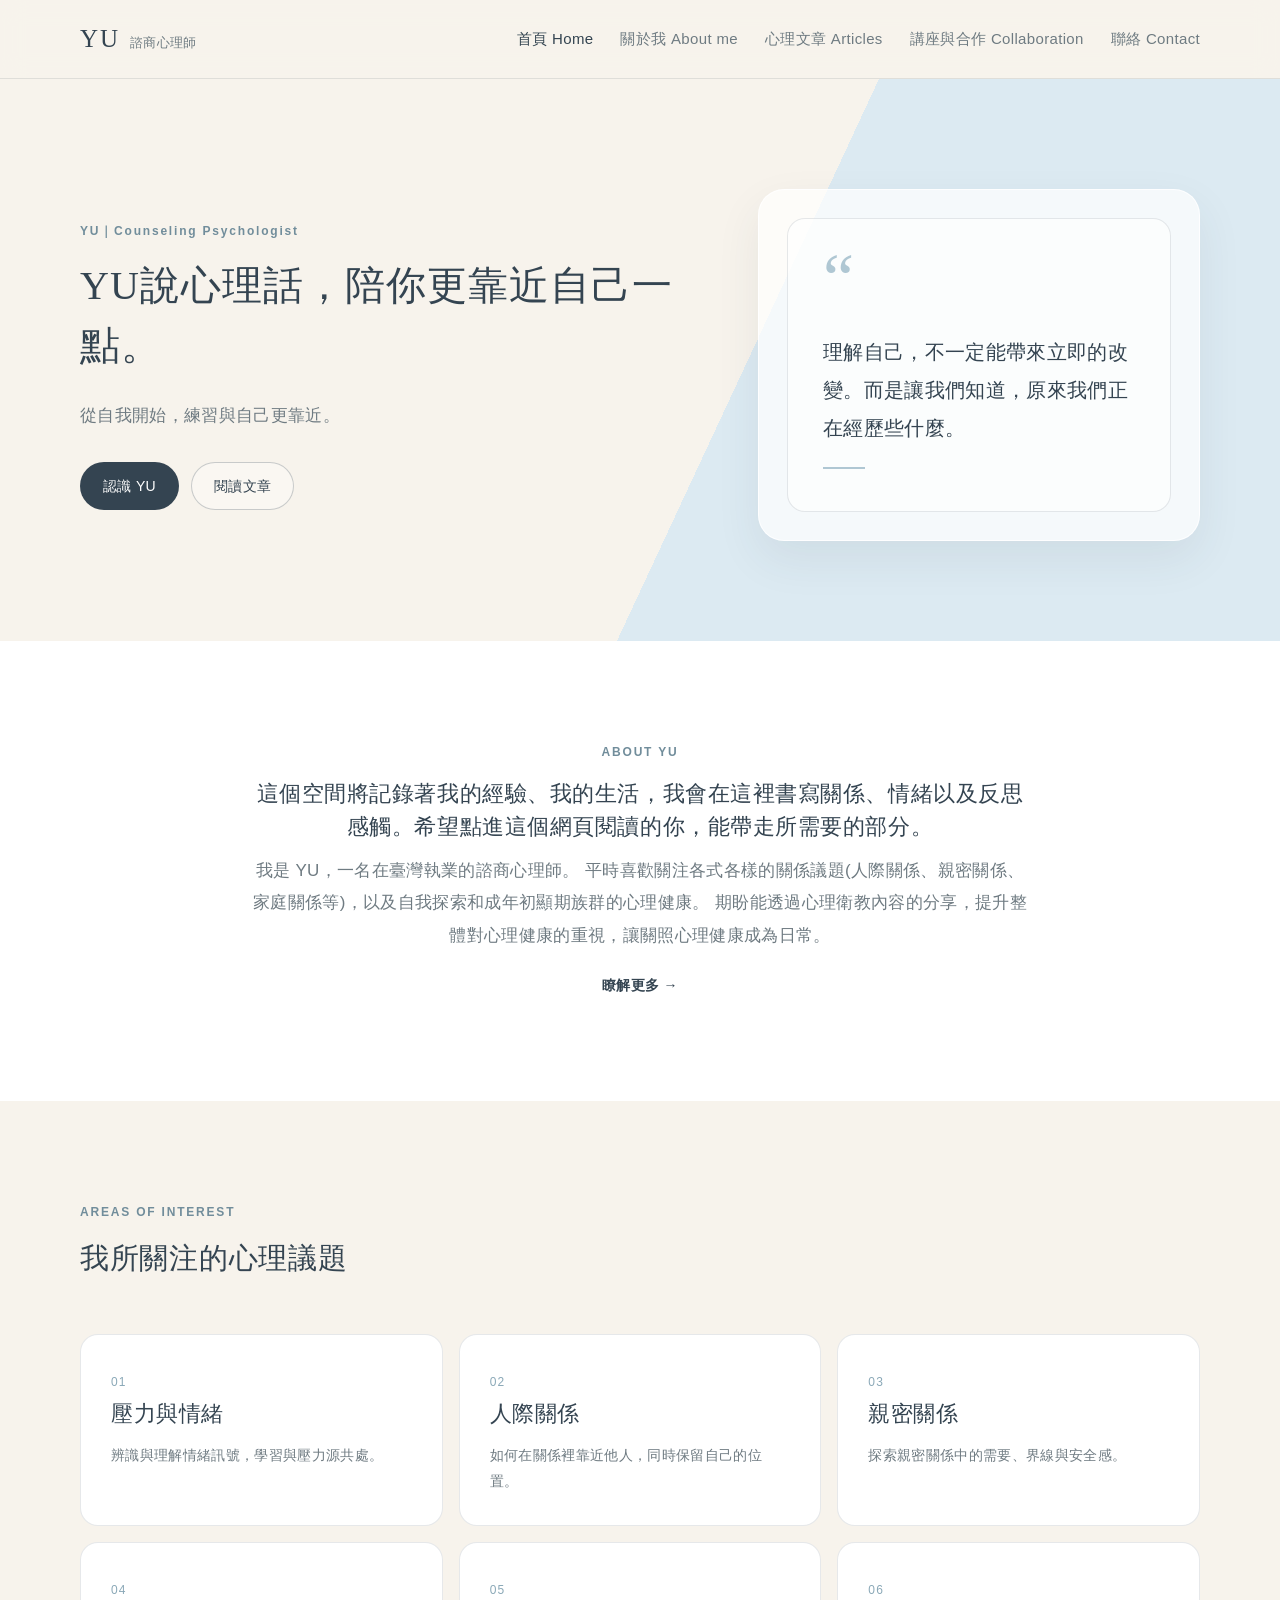
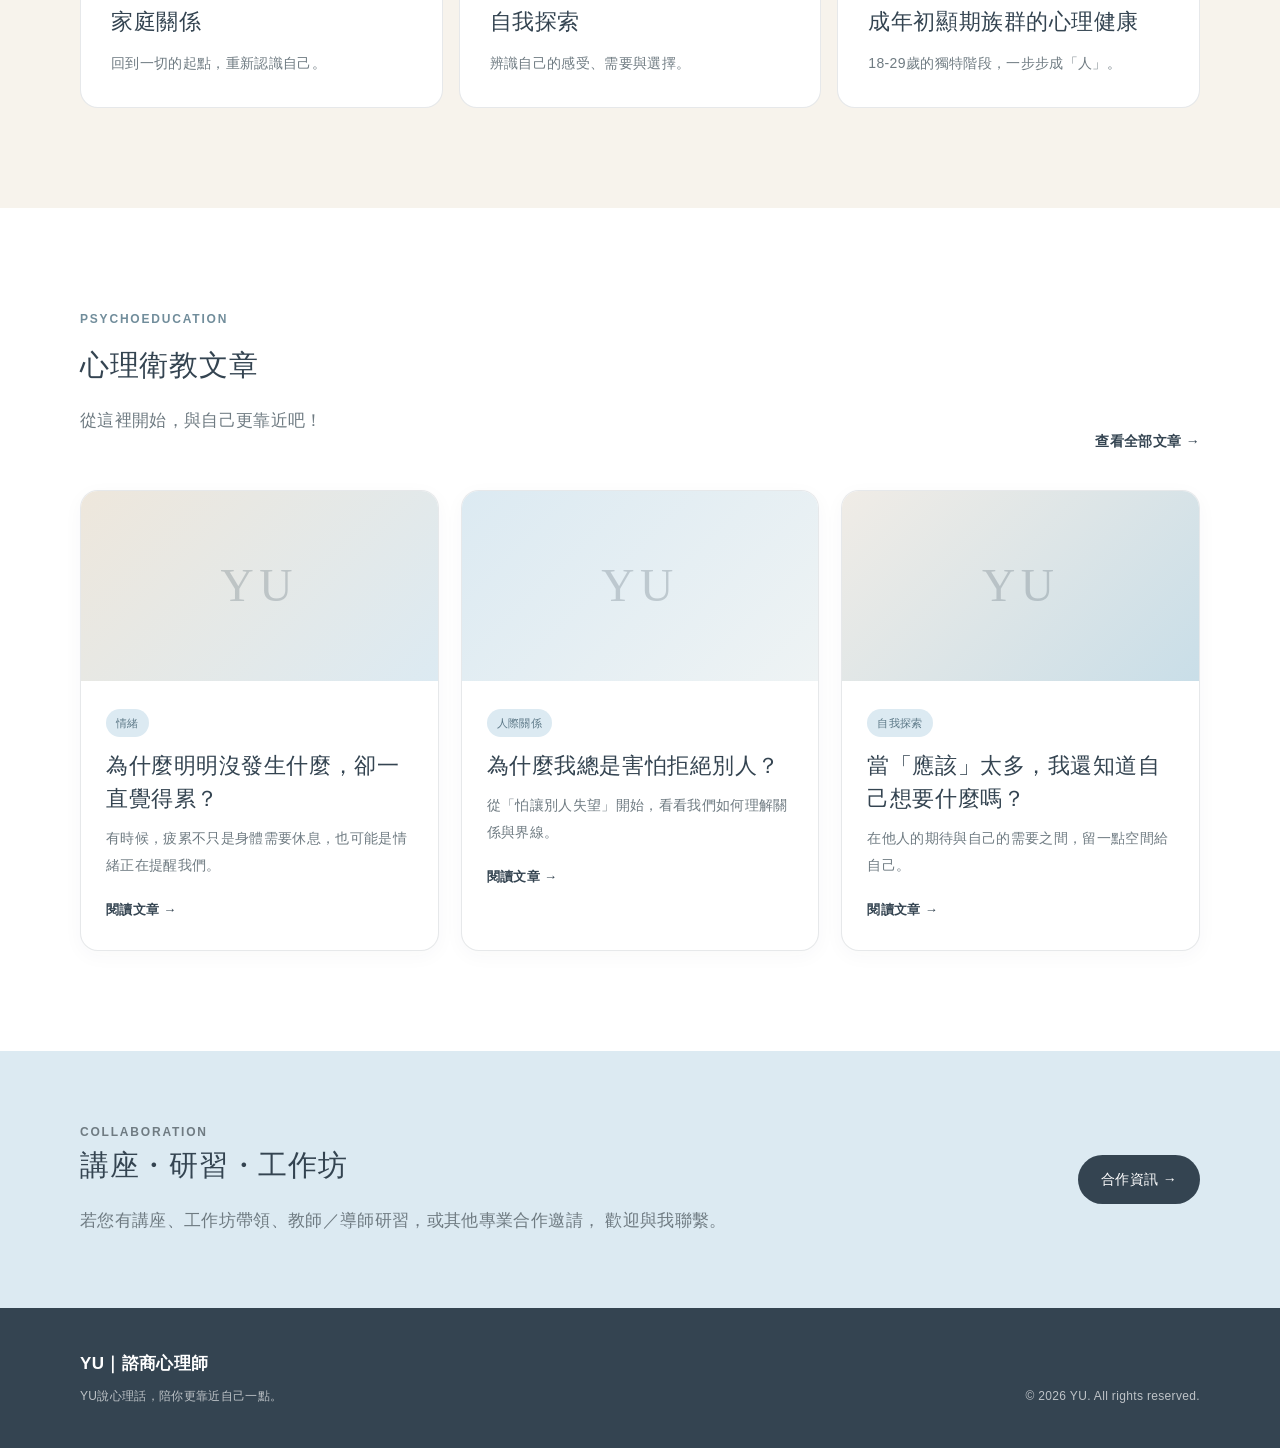
<file: index.html>
<!DOCTYPE html>
<html lang="zh-Hant">
<head>
  <meta charset="UTF-8">
  <meta name="viewport" content="width=device-width, initial-scale=1.0">
  <meta name="description" content="YU｜諮商心理師。心理衛教、情緒、人際關係、自我探索與講座合作資訊。">
  <title>YU｜諮商心理師</title>
  <link rel="stylesheet" href="style.css">
<body>
  <header class="site-header">
    <div class="container nav-wrap">
      <a class="brand" href="index.html">
        <span class="brand-main">YU</span>
        <span class="brand-sub">諮商心理師</span>
      </a>
      <button class="menu-toggle" aria-label="開啟選單" aria-expanded="false">☰</button>
      <nav class="site-nav">
        <a class="active" href="index.html">首頁 Home</a>
        <a href="about.html">關於我 About me</a>
        <a href="articles.html">心理文章 Articles</a>
        <a href="speaking.html">講座與合作 Collaboration </a>
        <a href="contact.html">聯絡 Contact</a>
      </nav>
    </div>
  </header>

  <main>
    <section class="hero">
      <div class="container hero-grid">
        <div class="hero-copy">
          <p class="eyebrow">YU｜Counseling Psychologist</p>
          <h2>YU說心理話，陪你更靠近自己一點。</h2>
          <p class="hero-text">
            從自我開始，練習與自己更靠近。
          </p>
          <div class="button-row">
            <a class="button button-primary" href="about.html">認識 YU</a>
            <a class="button button-secondary" href="articles.html">閱讀文章</a>
          </div>
        </div>
        <div class="hero-card">
          <div class="hero-card-inner">
            <span class="quote-mark">“</span>
            <p>理解自己，不一定能帶來立即的改變。而是讓我們知道，原來我們正在經歷些什麼。</p>
            <span class="quote-line"></span>
          </div>
        </div>
      </div>
    </section>

    <section class="intro-section">
      <div class="container narrow">
        <p class="section-label">ABOUT YU</p>
        <h3>這個空間將記錄著我的經驗、我的生活，我會在這裡書寫關係、情緒以及反思感觸。希望點進這個網頁閱讀的你，能帶走所需要的部分。</h3>
        <p>
          我是 YU，一名在臺灣執業的諮商心理師。
          平時喜歡關注各式各樣的關係議題(人際關係、親密關係、家庭關係等)，以及自我探索和成年初顯期族群的心理健康。
          期盼能透過心理衛教內容的分享，提升整體對心理健康的重視，讓關照心理健康成為日常。
        </p>
        <a class="text-link" href="about.html">瞭解更多 →</a>
      </div>
    </section>

    <section class="topics-section">
      <div class="container">
        <div class="section-heading">
          <div>
            <p class="section-label">AREAS OF INTEREST</p>
            <h2>我所關注的心理議題</h2>
          </div>
        </div>
        <div class="topic-grid">
          <article class="topic-card">
            <span class="topic-number">01</span>
            <h3>壓力與情緒</h3>
            <p>辨識與理解情緒訊號，學習與壓力源共處。</p>
          </article>
          <article class="topic-card">
            <span class="topic-number">02</span>
            <h3>人際關係</h3>
            <p>如何在關係裡靠近他人，同時保留自己的位置。</p>
          </article>
          <article class="topic-card">
            <span class="topic-number">03</span>
            <h3>親密關係</h3>
            <p>探索親密關係中的需要、界線與安全感。</p>
          </article>
          <article class="topic-card">
            <span class="topic-number">04</span>
            <h3>家庭關係</h3>
            <p>回到一切的起點，重新認識自己。</p>
          </article>
          <article class="topic-card">
            <span class="topic-number">05</span>
            <h3>自我探索</h3>
            <p>辨識自己的感受、需要與選擇。</p>
          </article>
          <article class="topic-card">
            <span class="topic-number">06</span>
            <h3>成年初顯期族群的心理健康</h3>
            <p>18-29歲的獨特階段，一步步成「人」。</p>
          </article>
        </div>
      </div>
    </section>

    <section class="articles-preview">
      <div class="container">
        <div class="section-heading">
          <div>
            <p class="section-label">PSYCHOEDUCATION</p>
            <h2>心理衛教文章</h2>
            <p>從這裡開始，與自己更靠近吧！</p>
          </div>
          <a class="text-link desktop-link" href="articles.html">查看全部文章 →</a>
        </div>
        <div class="article-grid">
          <article class="article-card">
            <div class="article-image image-01"></div>
            <div class="article-content">
              <span class="tag">情緒</span>
              <h3>為什麼明明沒發生什麼，卻一直覺得累？</h3>
              <p>有時候，疲累不只是身體需要休息，也可能是情緒正在提醒我們。</p>
              <a href="articles.html#article-1">閱讀文章 →</a>
            </div>
          </article>
          <article class="article-card">
            <div class="article-image image-02"></div>
            <div class="article-content">
              <span class="tag">人際關係</span>
              <h3>為什麼我總是害怕拒絕別人？</h3>
              <p>從「怕讓別人失望」開始，看看我們如何理解關係與界線。</p>
              <a href="articles.html#article-2">閱讀文章 →</a>
            </div>
          </article>
          <article class="article-card">
            <div class="article-image image-03"></div>
            <div class="article-content">
              <span class="tag">自我探索</span>
              <h3>當「應該」太多，我還知道自己想要什麼嗎？</h3>
              <p>在他人的期待與自己的需要之間，留一點空間給自己。</p>
              <a href="articles.html#article-3">閱讀文章 →</a>
            </div>
          </article>
        </div>
        <a class="text-link mobile-link" href="articles.html">查看全部文章 →</a>
      </div>
    </section>

    <section class="collab-section">
      <div class="container collab-box">
        <div>
          <p class="section-label">COLLABORATION</p>
          <h2>講座・研習・工作坊</h2>
          <p>
            若您有講座、工作坊帶領、教師／導師研習，或其他專業合作邀請，
            歡迎與我聯繫。
          </p>
        </div>
        <a class="button button-primary" href="speaking.html">合作資訊 →</a>
      </div>
    </section>
  </main>

  <footer class="site-footer">
    <div class="container footer-wrap">
      <div>
        <strong>YU｜諮商心理師</strong>
        <p>YU說心理話，陪你更靠近自己一點。</p>
      </div>
      <p>© 2026 YU. All rights reserved.</p>
    </div>
  </footer>

  <script src="script.js"></script>
</body>
</html>
</file>
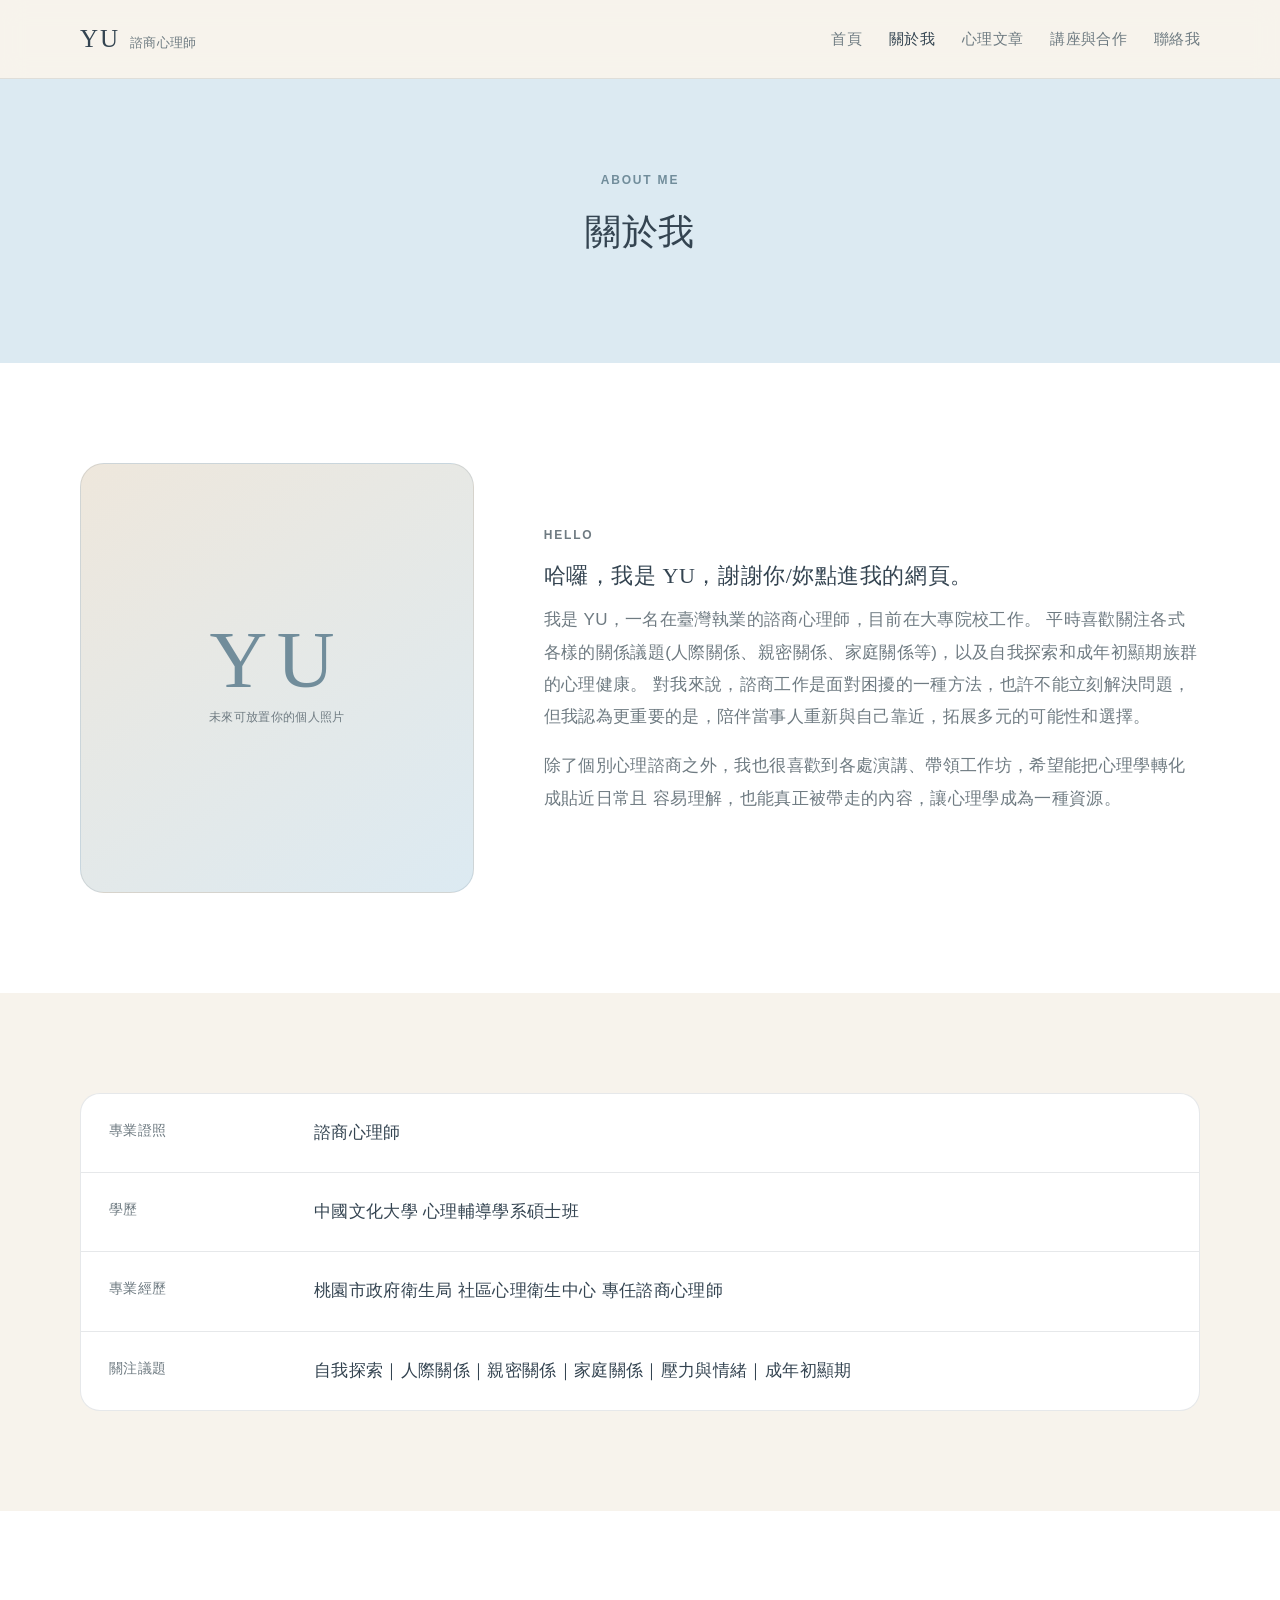
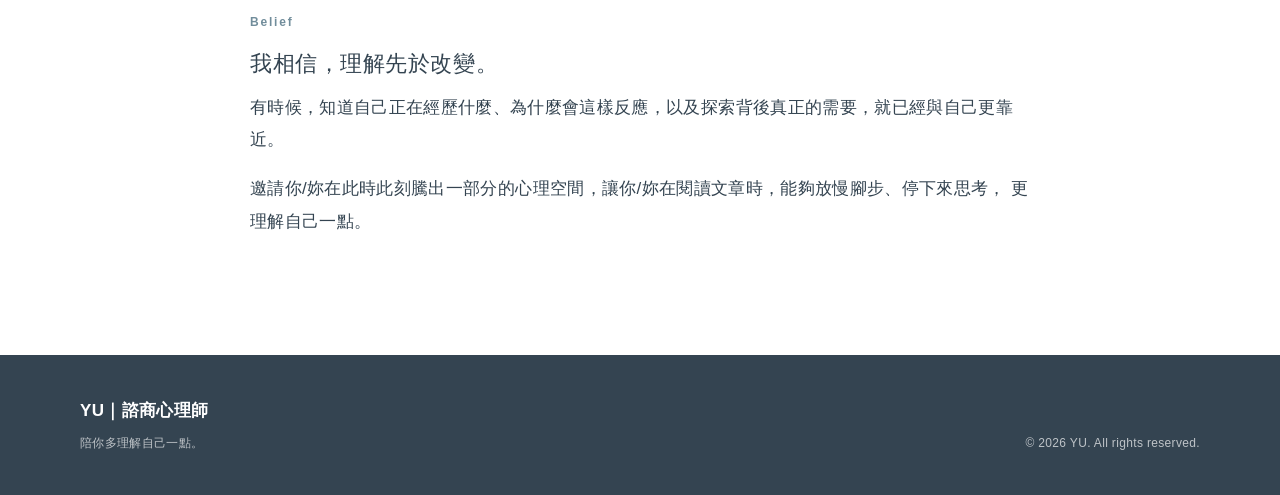
<file: about.html>
<!DOCTYPE html>
<html lang="zh-Hant">
<head>
  <meta charset="UTF-8">
  <meta name="viewport" content="width=device-width, initial-scale=1.0">
  <meta name="description" content="YU｜諮商心理師｜關於我、專業資格、學歷與關注議題。">
  <title>關於我｜YU｜諮商心理師</title>
  <link rel="stylesheet" href="style.css">
</head>
<body>
<header class="site-header">
  <div class="container nav-wrap">
    <a class="brand" href="index.html"><span class="brand-main">YU</span><span class="brand-sub">諮商心理師</span></a>
    <button class="menu-toggle" aria-label="開啟選單" aria-expanded="false">☰</button>
    <nav class="site-nav">
      <a href="index.html">首頁</a><a class="active" href="about.html">關於我</a>
      <a href="articles.html">心理文章</a><a href="speaking.html">講座與合作</a><a href="contact.html">聯絡我</a>
    </nav>
  </div>
</header>

<main>
  <section class="page-hero">
    <div class="container narrow">
      <p class="section-label">ABOUT ME</p>
      <h1>關於我</h1>
    </div>
  </section>

  <section class="about-section">
    <div class="container about-grid">
      <div class="profile-placeholder">
        <div class="profile-initial">YU</div>
        <p>未來可放置你的個人照片</p>
      </div>
      <div>
        <p class="section-label">HELLO</p>
        <h3>哈囉，我是 YU，謝謝你/妳點進我的網頁。</h3>
        <p>
          我是 YU，一名在臺灣執業的諮商心理師，目前在大專院校工作。 
          平時喜歡關注各式各樣的關係議題(人際關係、親密關係、家庭關係等)，以及自我探索和成年初顯期族群的心理健康。
          對我來說，諮商工作是面對困擾的一種方法，也許不能立刻解決問題，但我認為更重要的是，陪伴當事人重新與自己靠近，拓展多元的可能性和選擇。
        </p>
        <p>
          除了個別心理諮商之外，我也很喜歡到各處演講、帶領工作坊，希望能把心理學轉化成貼近日常且
          容易理解，也能真正被帶走的內容，讓心理學成為一種資源。
        </p>
      </div>
    </div>
  </section>

  <section class="info-section">
    <div class="container">
      <div class="info-list">
        <div class="info-row"><span>專業證照</span><strong>諮商心理師</strong></div>
        <div class="info-row"><span>學歷</span><strong>中國文化大學 心理輔導學系碩士班</strong></div>
        <div class="info-row"><span>專業經歷</span><strong>桃園市政府衛生局 社區心理衛生中心 專任諮商心理師</strong></div>
        <div class="info-row"><span>關注議題</span><strong>自我探索｜人際關係｜親密關係｜家庭關係｜壓力與情緒｜成年初顯期</strong></div>
      </div>
    </div>
  </section>

  <section class="values-section">
    <div class="container narrow">
      <p class="section-label">Belief</p>
      <h3>我相信，理解先於改變。</h3>
      <p>
        有時候，知道自己正在經歷什麼、為什麼會這樣反應，以及探索背後真正的需要，就已經與自己更靠近。
      </p>
      <p>
        邀請你/妳在此時此刻騰出一部分的心理空間，讓你/妳在閱讀文章時，能夠放慢腳步、停下來思考，
        更理解自己一點。
      </p>
    </div>
  </section>
</main>

<footer class="site-footer">
  <div class="container footer-wrap"><div><strong>YU｜諮商心理師</strong><p>陪你多理解自己一點。</p></div><p>© 2026 YU. All rights reserved.</p></div>
</footer>
<script src="script.js"></script>
</body>
</html>
</file>
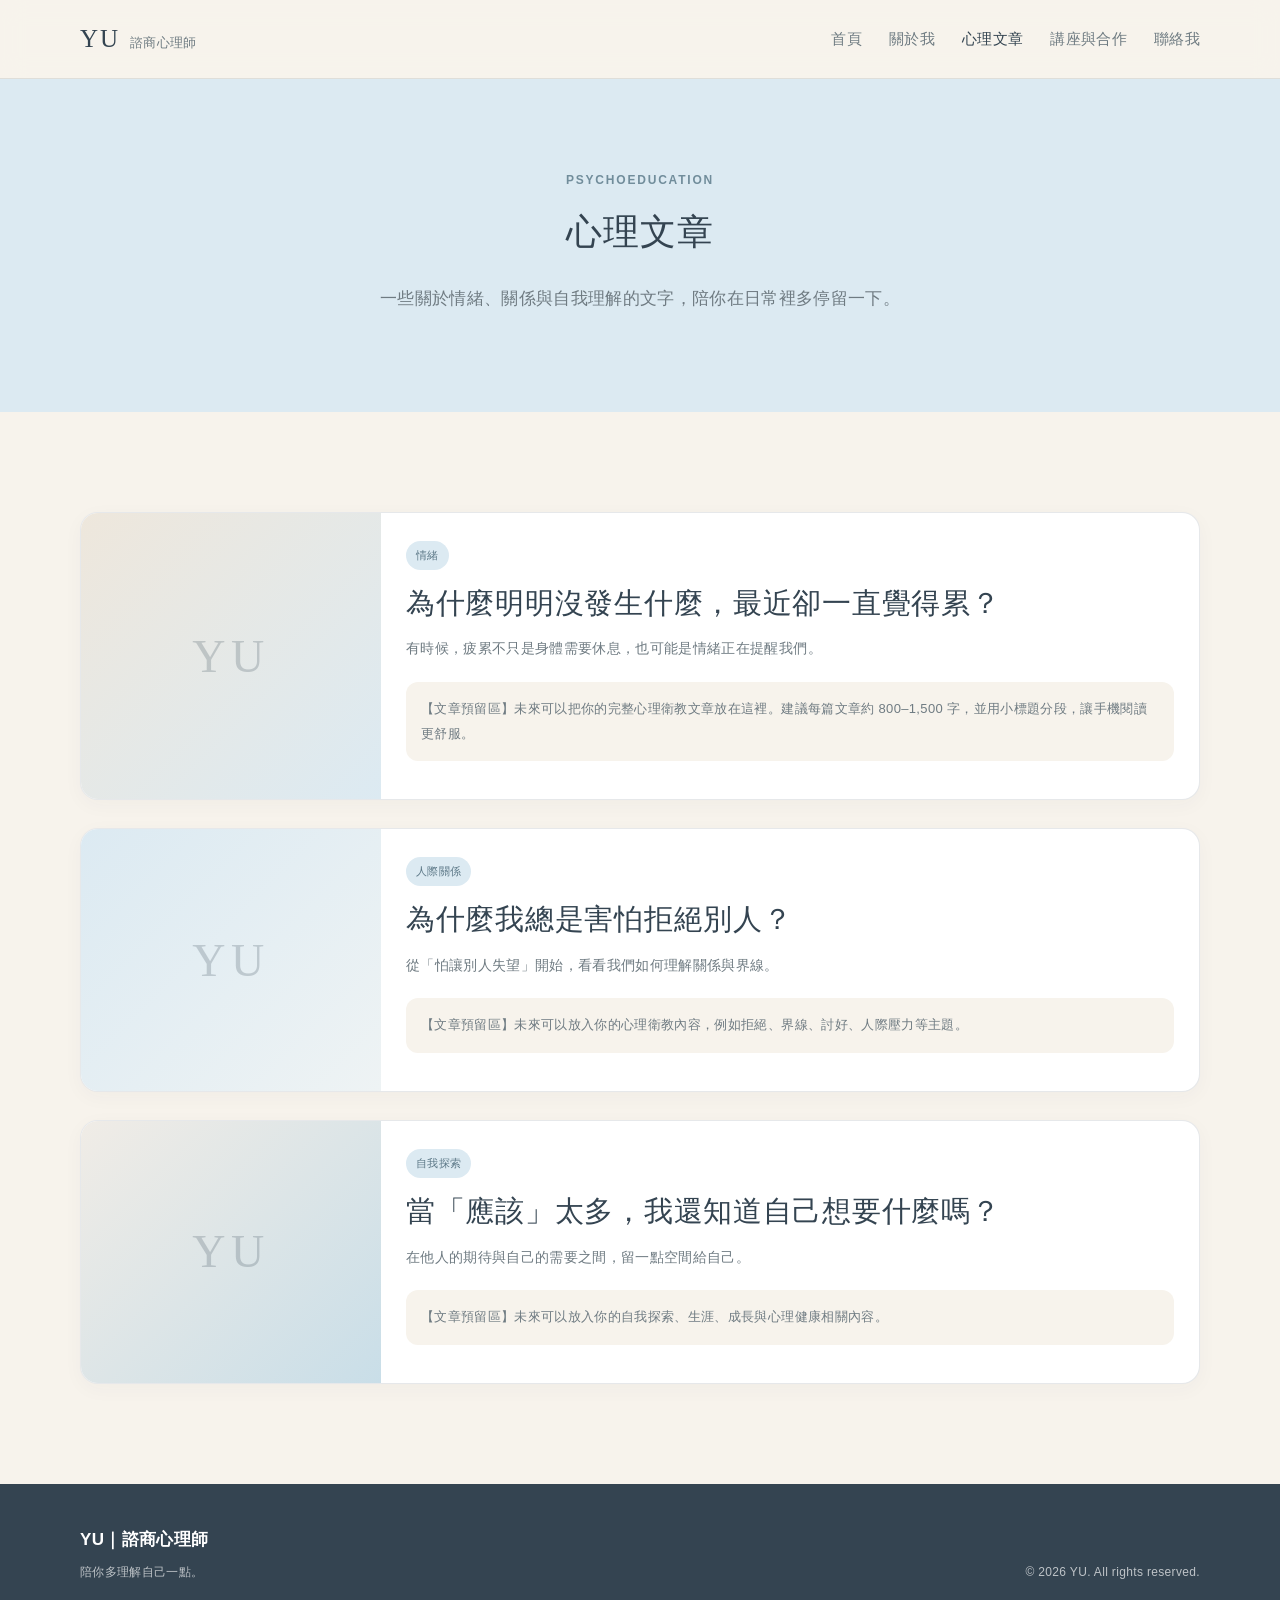
<file: articles.html>
<!DOCTYPE html>
<html lang="zh-Hant">
<head>
  <meta charset="UTF-8">
  <meta name="viewport" content="width=device-width, initial-scale=1.0">
  <meta name="description" content="YU｜諮商心理師｜心理衛教文章。">
  <title>心理文章｜YU｜諮商心理師</title>
  <link rel="stylesheet" href="style.css">
</head>
<body>
<header class="site-header">
  <div class="container nav-wrap">
    <a class="brand" href="index.html"><span class="brand-main">YU</span><span class="brand-sub">諮商心理師</span></a>
    <button class="menu-toggle" aria-label="開啟選單" aria-expanded="false">☰</button>
    <nav class="site-nav">
      <a href="index.html">首頁</a><a href="about.html">關於我</a>
      <a class="active" href="articles.html">心理文章</a><a href="speaking.html">講座與合作</a><a href="contact.html">聯絡我</a>
    </nav>
  </div>
</header>

<main>
  <section class="page-hero">
    <div class="container narrow">
      <p class="section-label">PSYCHOEDUCATION</p>
      <h1>心理文章</h1>
      <p>一些關於情緒、關係與自我理解的文字，陪你在日常裡多停留一下。</p>
    </div>
  </section>

  <section class="articles-section">
    <div class="container">
      <div class="article-grid full-grid">
        <article class="article-card" id="article-1">
          <div class="article-image image-01"></div>
          <div class="article-content">
            <span class="tag">情緒</span>
            <h2>為什麼明明沒發生什麼，最近卻一直覺得累？</h2>
            <p>有時候，疲累不只是身體需要休息，也可能是情緒正在提醒我們。</p>
            <p class="sample-copy">【文章預留區】未來可以把你的完整心理衛教文章放在這裡。建議每篇文章約 800–1,500 字，並用小標題分段，讓手機閱讀更舒服。</p>
          </div>
        </article>

        <article class="article-card" id="article-2">
          <div class="article-image image-02"></div>
          <div class="article-content">
            <span class="tag">人際關係</span>
            <h2>為什麼我總是害怕拒絕別人？</h2>
            <p>從「怕讓別人失望」開始，看看我們如何理解關係與界線。</p>
            <p class="sample-copy">【文章預留區】未來可以放入你的心理衛教內容，例如拒絕、界線、討好、人際壓力等主題。</p>
          </div>
        </article>

        <article class="article-card" id="article-3">
          <div class="article-image image-03"></div>
          <div class="article-content">
            <span class="tag">自我探索</span>
            <h2>當「應該」太多，我還知道自己想要什麼嗎？</h2>
            <p>在他人的期待與自己的需要之間，留一點空間給自己。</p>
            <p class="sample-copy">【文章預留區】未來可以放入你的自我探索、生涯、成長與心理健康相關內容。</p>
          </div>
        </article>
      </div>
    </div>
  </section>
</main>

<footer class="site-footer">
  <div class="container footer-wrap"><div><strong>YU｜諮商心理師</strong><p>陪你多理解自己一點。</p></div><p>© 2026 YU. All rights reserved.</p></div>
</footer>
<script src="script.js"></script>
</body>
</html>
</file>
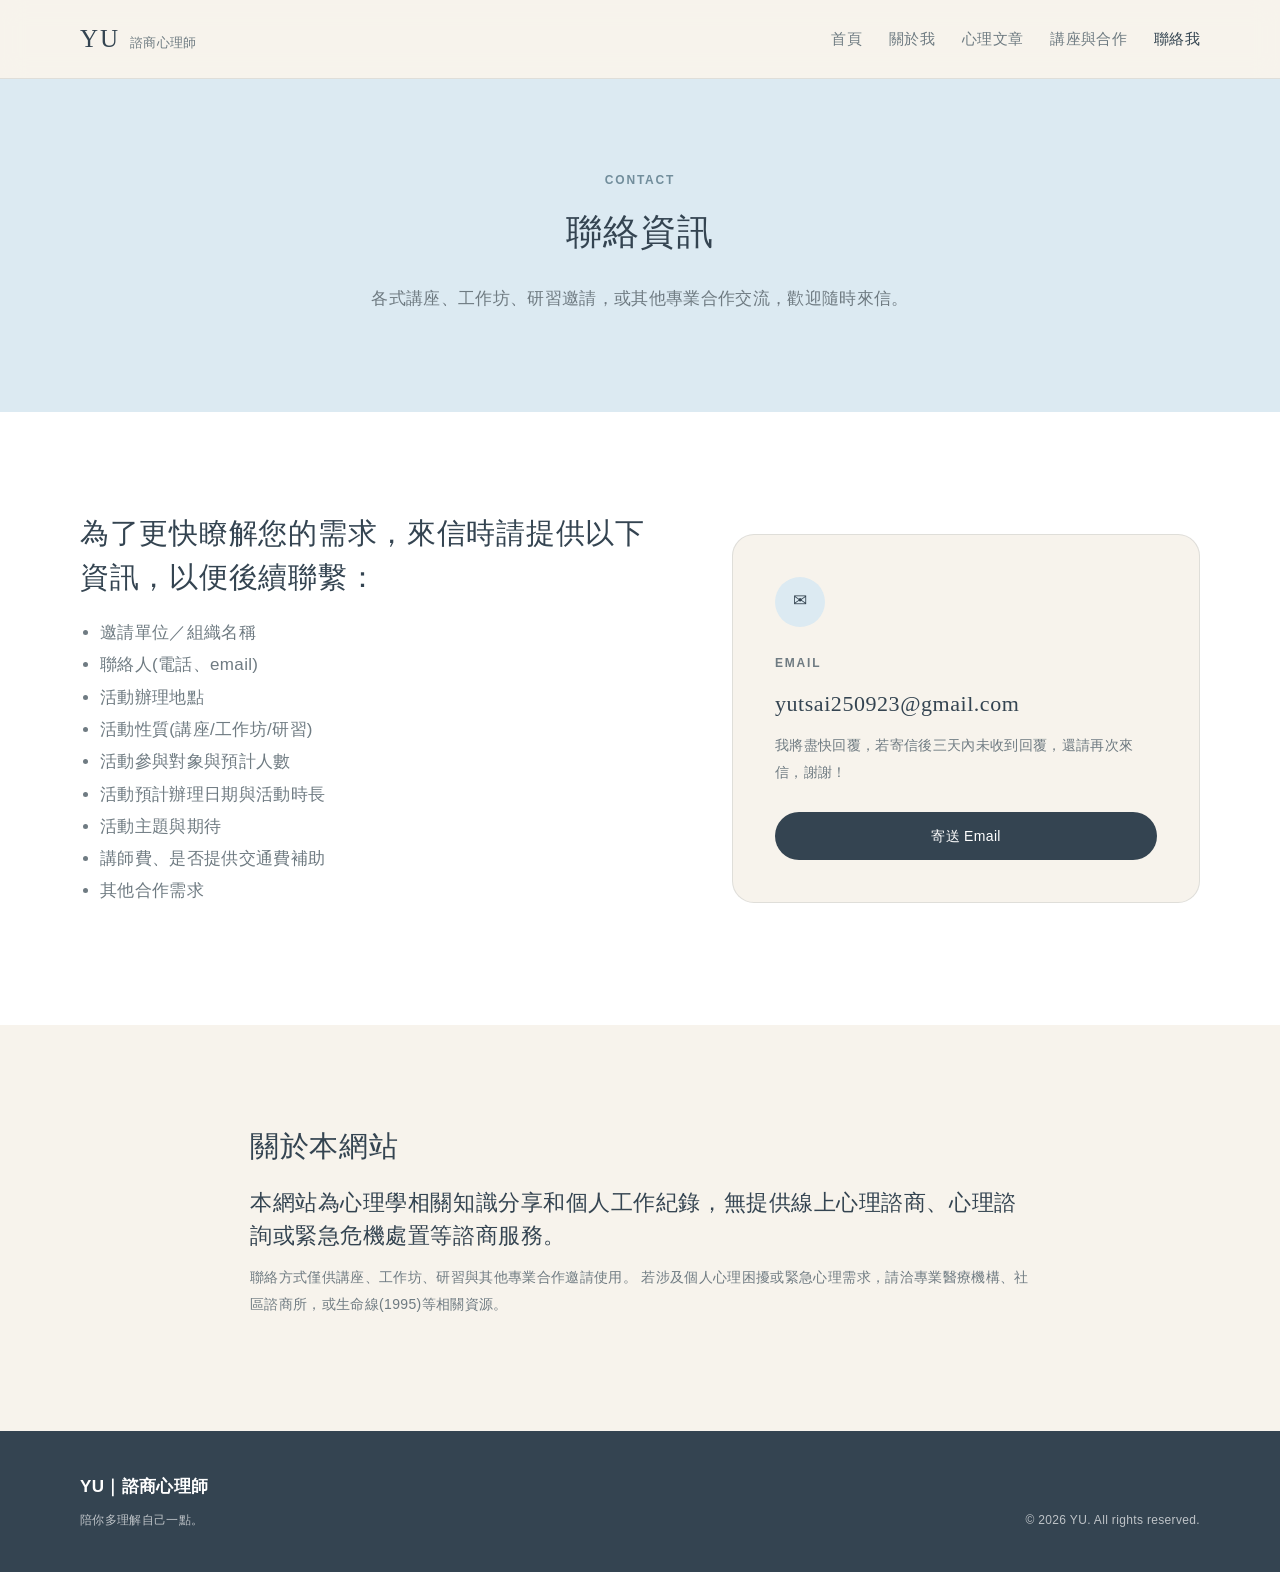
<file: contact.html>
<!DOCTYPE html>
<html lang="zh-Hant">
<head>
  <meta charset="UTF-8">
  <meta name="viewport" content="width=device-width, initial-scale=1.0">
  <meta name="description" content="聯絡 YU｜諮商心理師｜講座、研習、心理健康教育與專業合作。">
  <title>聯絡我｜YU｜諮商心理師</title>
  <link rel="stylesheet" href="style.css">
</head>
<body>
<header class="site-header">
  <div class="container nav-wrap">
    <a class="brand" href="index.html"><span class="brand-main">YU</span><span class="brand-sub">諮商心理師</span></a>
    <button class="menu-toggle" aria-label="開啟選單" aria-expanded="false">☰</button>
    <nav class="site-nav">
      <a href="index.html">首頁</a><a href="about.html">關於我</a>
      <a href="articles.html">心理文章</a><a href="speaking.html">講座與合作</a><a class="active" href="contact.html">聯絡我</a>
    </nav>
  </div>
</header>

<main>
  <section class="page-hero">
    <div class="container narrow">
      <p class="section-label">CONTACT</p>
      <h1>聯絡資訊</h1>
      <p>各式講座、工作坊、研習邀請，或其他專業合作交流，歡迎隨時來信。</p>
    </div>
  </section>

  <section class="contact-section">
    <div class="container contact-grid">
      <div>
        <h2>為了更快瞭解您的需求，來信時請提供以下資訊，以便後續聯繫：</h2>
        </p>
        <ul class="contact-list">
          <li>邀請單位／組織名稱</li>
          <li>聯絡人(電話、email)</li>
          <li>活動辦理地點</li>
          <li>活動性質(講座/工作坊/研習)</li>
          <li>活動參與對象與預計人數</li>
          <li>活動預計辦理日期與活動時長</li>
          <li>活動主題與期待</li>
          <li>講師費、是否提供交通費補助</li>
          <li>其他合作需求</li>
        </ul>
      </div>

      <div class="contact-card">
        <span class="contact-icon">✉</span>
        <p class="section-label">EMAIL</p>
        <h3>yutsai250923@gmail.com</h3>
        <p>我將盡快回覆，若寄信後三天內未收到回覆，還請再次來信，謝謝！</p>
        <a class="button button-primary full-button" href="mailto:your-email@example.com">寄送 Email</a>
      </div>
    </div>
  </section>

  <section class="privacy-note">
    <div class="container narrow">
      <h2>關於本網站</h2>
      <h3>本網站為心理學相關知識分享和個人工作紀錄，無提供線上心理諮商、心理諮詢或緊急危機處置等諮商服務。</h3>
      <p> 聯絡方式僅供講座、工作坊、研習與其他專業合作邀請使用。
          若涉及個人心理困擾或緊急心理需求，請洽專業醫療機構、社區諮商所，或生命線(1995)等相關資源。
      </p>
    </div>
  </section>
</main>

<footer class="site-footer">
  <div class="container footer-wrap"><div><strong>YU｜諮商心理師</strong><p>陪你多理解自己一點。</p></div><p>© 2026 YU. All rights reserved.</p></div>
</footer>
<script src="script.js"></script>
</body>
</html>
</file>
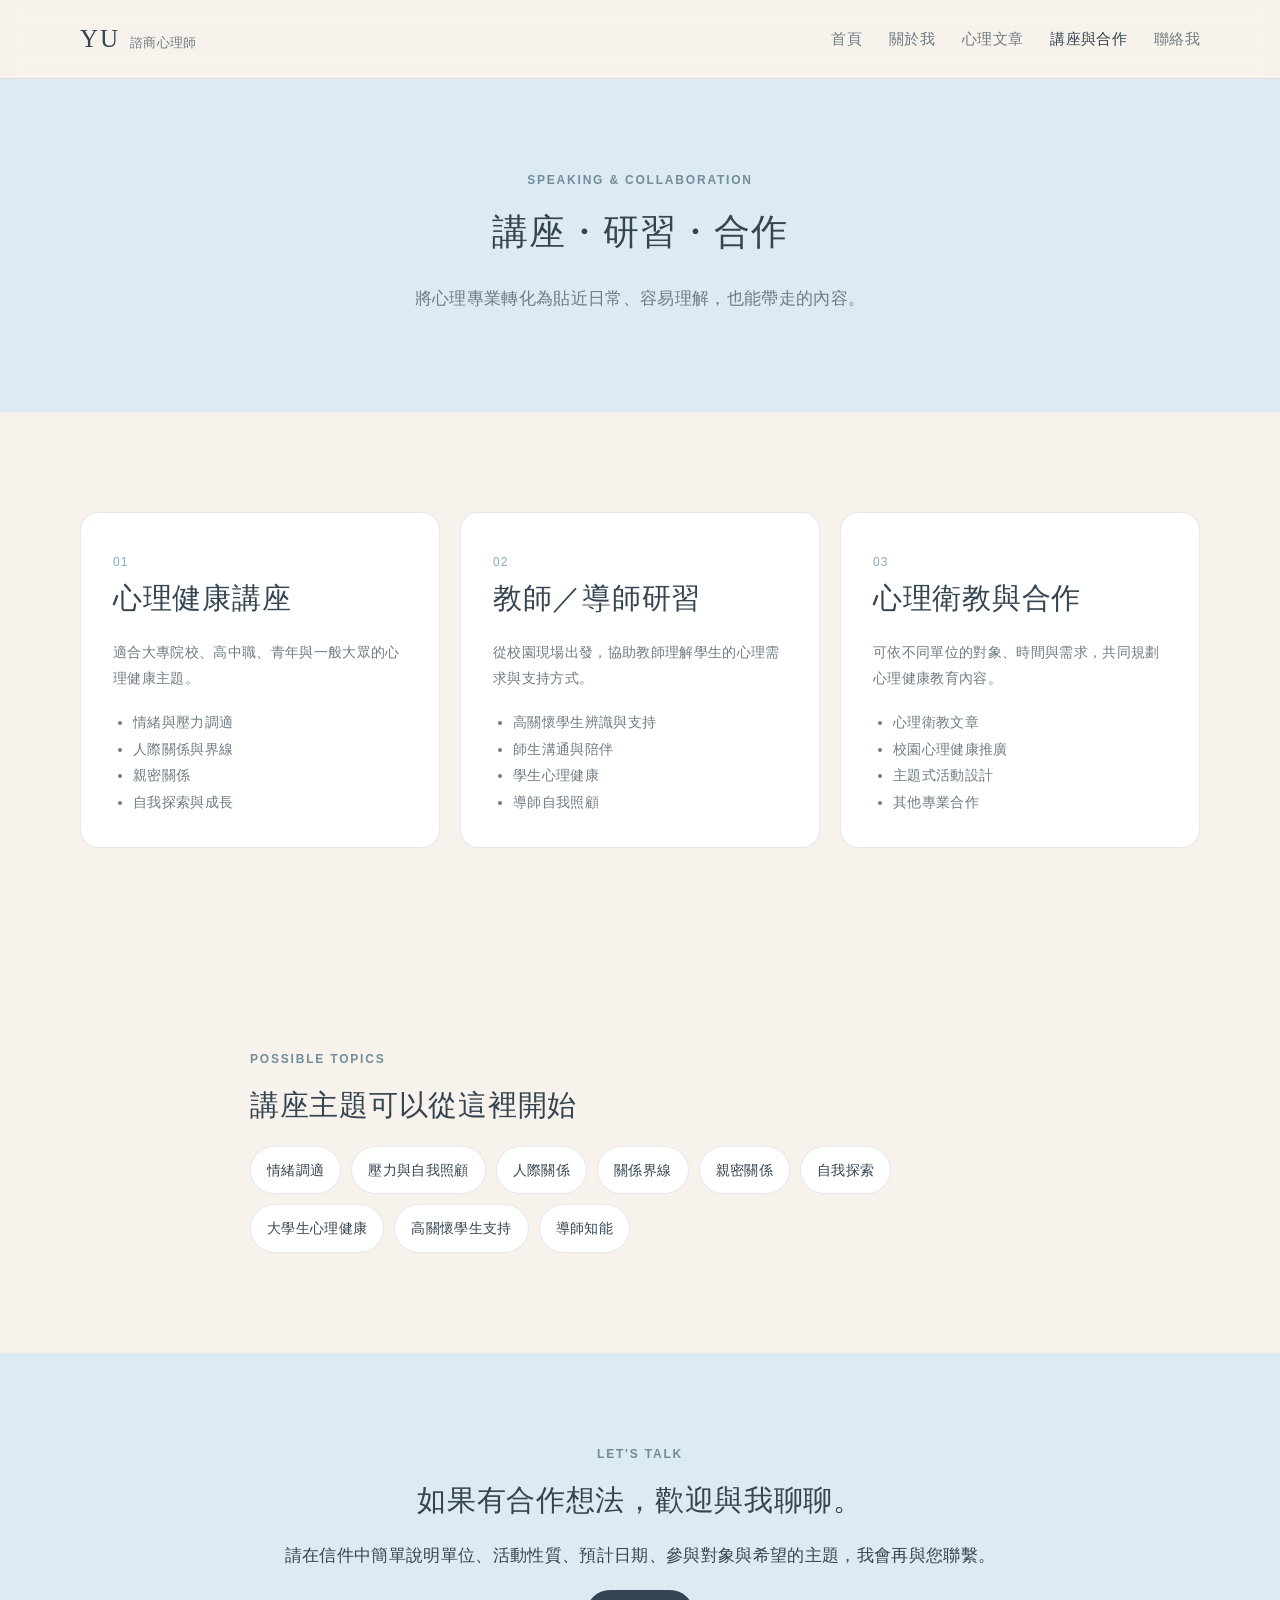
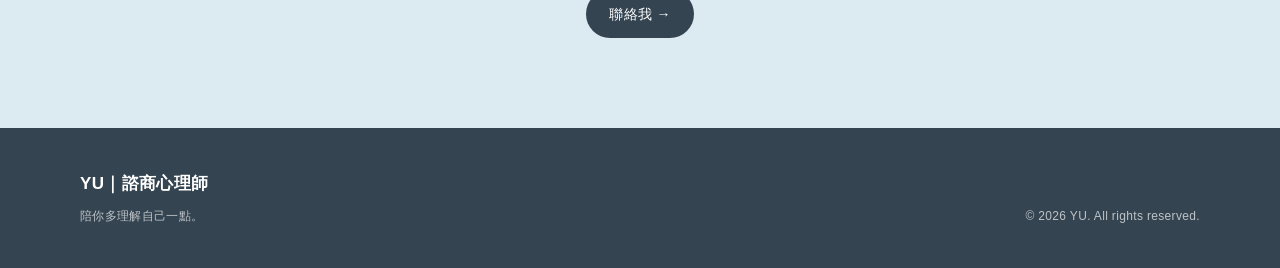
<file: speaking.html>
<!DOCTYPE html>
<html lang="zh-Hant">
<head>
  <meta charset="UTF-8">
  <meta name="viewport" content="width=device-width, initial-scale=1.0">
  <meta name="description" content="YU｜諮商心理師｜講座、教師研習與心理健康教育合作。">
  <title>講座與合作｜YU｜諮商心理師</title>
  <link rel="stylesheet" href="style.css">
</head>
<body>
<header class="site-header">
  <div class="container nav-wrap">
    <a class="brand" href="index.html"><span class="brand-main">YU</span><span class="brand-sub">諮商心理師</span></a>
    <button class="menu-toggle" aria-label="開啟選單" aria-expanded="false">☰</button>
    <nav class="site-nav">
      <a href="index.html">首頁</a><a href="about.html">關於我</a>
      <a href="articles.html">心理文章</a><a class="active" href="speaking.html">講座與合作</a><a href="contact.html">聯絡我</a>
    </nav>
  </div>
</header>

<main>
  <section class="page-hero">
    <div class="container narrow">
      <p class="section-label">SPEAKING & COLLABORATION</p>
      <h1>講座・研習・合作</h1>
      <p>將心理專業轉化為貼近日常、容易理解，也能帶走的內容。</p>
    </div>
  </section>

  <section class="collab-detail">
    <div class="container">
      <div class="service-grid">
        <article class="service-card">
          <span class="service-number">01</span>
          <h2>心理健康講座</h2>
          <p>適合大專院校、高中職、青年與一般大眾的心理健康主題。</p>
          <ul>
            <li>情緒與壓力調適</li>
            <li>人際關係與界線</li>
            <li>親密關係</li>
            <li>自我探索與成長</li>
          </ul>
        </article>
        <article class="service-card">
          <span class="service-number">02</span>
          <h2>教師／導師研習</h2>
          <p>從校園現場出發，協助教師理解學生的心理需求與支持方式。</p>
          <ul>
            <li>高關懷學生辨識與支持</li>
            <li>師生溝通與陪伴</li>
            <li>學生心理健康</li>
            <li>導師自我照顧</li>
          </ul>
        </article>
        <article class="service-card">
          <span class="service-number">03</span>
          <h2>心理衛教與合作</h2>
          <p>可依不同單位的對象、時間與需求，共同規劃心理健康教育內容。</p>
          <ul>
            <li>心理衛教文章</li>
            <li>校園心理健康推廣</li>
            <li>主題式活動設計</li>
            <li>其他專業合作</li>
          </ul>
        </article>
      </div>
    </div>
  </section>

  <section class="topic-list-section">
    <div class="container narrow">
      <p class="section-label">POSSIBLE TOPICS</p>
      <h2>講座主題可以從這裡開始</h2>
      <div class="topic-pills">
        <span>情緒調適</span><span>壓力與自我照顧</span><span>人際關係</span>
        <span>關係界線</span><span>親密關係</span><span>自我探索</span>
        <span>大學生心理健康</span><span>高關懷學生支持</span><span>導師知能</span>
      </div>
    </div>
  </section>

  <section class="contact-cta">
    <div class="container narrow">
      <p class="section-label">LET'S TALK</p>
      <h2>如果有合作想法，歡迎與我聊聊。</h2>
      <p>請在信件中簡單說明單位、活動性質、預計日期、參與對象與希望的主題，我會再與您聯繫。</p>
      <a class="button button-primary" href="contact.html">聯絡我 →</a>
    </div>
  </section>
</main>

<footer class="site-footer">
  <div class="container footer-wrap"><div><strong>YU｜諮商心理師</strong><p>陪你多理解自己一點。</p></div><p>© 2026 YU. All rights reserved.</p></div>
</footer>
<script src="script.js"></script>
</body>
</html>
</file>
<file: style.css>
:root {
  --cream: #F7F3EC;
  --cream-deep: #EEE7DC;
  --blue-light: #DCEAF2;
  --blue-soft: #C9DEE8;
  --blue: #AFC7D3;
  --ink: #344451;
  --muted: #6F7B82;
  --white: #FFFFFF;
  --line: rgba(52, 68, 81, 0.12);
  --shadow: 0 18px 45px rgba(52, 68, 81, 0.08);
  --radius: 18px;
  --max: 1120px;
}

* { box-sizing: border-box; }
html { scroll-behavior: smooth; }
body {
  margin: 0;
  font-family: "Noto Sans TC", "Microsoft JhengHei", system-ui, sans-serif;
  color: var(--ink);
  background: var(--cream);
  line-height: 1.85;
  letter-spacing: .02em;
}
a { color: inherit; }
img { max-width: 100%; display: block; }
.container { width: min(100% - 40px, var(--max)); margin: 0 auto; }
.narrow { width: min(100% - 40px, 780px); margin: 0 auto; }

.site-header {
  position: sticky; top: 0; z-index: 20;
  background: rgba(247,243,236,.92);
  backdrop-filter: blur(12px);
  border-bottom: 1px solid var(--line);
}
.nav-wrap {
  min-height: 78px;
  display: flex;
  align-items: center;
  justify-content: space-between;
  gap: 30px;
}
.brand { text-decoration: none; display: flex; align-items: baseline; gap: 10px; }
.brand-main { font-family: Georgia, serif; font-size: 25px; letter-spacing: .08em; }
.brand-sub { font-size: 13px; color: var(--muted); }
.site-nav { display: flex; gap: 27px; align-items: center; }
.site-nav a { text-decoration: none; font-size: 14px; color: var(--muted); transition: .2s; }
.site-nav a:hover, .site-nav a.active { color: var(--ink); }
.menu-toggle { display: none; border: 0; background: none; font-size: 25px; color: var(--ink); }

.hero { padding: 110px 0 100px; background: linear-gradient(115deg, var(--cream) 0 57%, var(--blue-light) 57%); }
.hero-grid { display: grid; grid-template-columns: 1.15fr .85fr; gap: 80px; align-items: center; }
.eyebrow, .section-label { margin: 0 0 13px; color: #718D9B; font-size: 12px; letter-spacing: .15em; font-weight: 700; }
h1, h2, h3 { line-height: 1.35; margin-top: 0; font-weight: 600; }
h1 { font-size: clamp(40px, 5vw, 64px); margin-bottom: 24px; letter-spacing: .03em; }
h2 { font-size: clamp(28px, 3vw, 40px); margin-bottom: 18px; }
h3 { font-size: 20px; margin-bottom: 12px; }
p { margin-top: 0; }
.hero-text { max-width: 650px; color: var(--muted); font-size: 17px; }
.button-row { display: flex; gap: 12px; flex-wrap: wrap; margin-top: 30px; }
.button {
  display: inline-flex; align-items: center; justify-content: center;
  min-height: 48px; padding: 10px 22px; border-radius: 999px;
  text-decoration: none; font-size: 14px; border: 1px solid transparent; transition: .2s;
}
.button:hover { transform: translateY(-2px); }
.button-primary { background: var(--ink); color: var(--white); }
.button-secondary { border-color: rgba(52,68,81,.25); color: var(--ink); background: rgba(255,255,255,.35); }
.hero-card {
  background: rgba(255,255,255,.7); border: 1px solid rgba(255,255,255,.85);
  border-radius: 26px; padding: 28px; box-shadow: var(--shadow);
}
.hero-card-inner { padding: 42px 35px; border: 1px solid var(--line); border-radius: 18px; background: rgba(255,255,255,.58); }
.quote-mark { font: 70px Georgia, serif; color: var(--blue); line-height: .5; }
.hero-card p { font-family: Georgia, "Noto Serif TC", serif; font-size: 20px; margin: 20px 0; }
.quote-line { display: block; width: 42px; height: 2px; background: var(--blue); }

.intro-section, .topics-section, .articles-preview, .about-section, .info-section, .values-section,
.articles-section, .collab-detail, .topic-list-section, .contact-section, .privacy-note { padding: 100px 0; }
.intro-section { background: var(--white); text-align: center; }
.intro-section p:not(.section-label) { color: var(--muted); font-size: 17px; }
.text-link { color: var(--ink); text-decoration: none; font-weight: 600; font-size: 14px; }
.text-link:hover { text-decoration: underline; }
.topics-section { background: var(--cream); }
.section-heading { display: flex; justify-content: space-between; align-items: end; gap: 30px; margin-bottom: 35px; }
.section-heading > div > p:last-child { color: var(--muted); }
.topic-grid { display: grid; grid-template-columns: repeat(3, 1fr); gap: 16px; }
.topic-card { padding: 30px; background: var(--white); border: 1px solid var(--line); border-radius: var(--radius); transition: .2s; }
.topic-card:hover { transform: translateY(-3px); box-shadow: var(--shadow); }
.topic-number, .service-number { color: #8AA8B7; font-size: 12px; letter-spacing: .1em; }
.topic-card p { color: var(--muted); margin-bottom: 0; font-size: 14px; }

.articles-preview { background: var(--white); }
.article-grid { display: grid; grid-template-columns: repeat(3, 1fr); gap: 22px; }
.article-card { background: var(--white); border: 1px solid var(--line); border-radius: var(--radius); overflow: hidden; box-shadow: 0 5px 20px rgba(52,68,81,.035); }
.article-image { height: 190px; position: relative; overflow: hidden; }
.image-01 { background: linear-gradient(135deg, #EEE7DC, #DCEAF2); }
.image-02 { background: linear-gradient(135deg, #DCEAF2, #EEF3F4); }
.image-03 { background: linear-gradient(135deg, #F0ECE6, #C9DEE8); }
.article-image::after {
  content: "YU"; position: absolute; inset: 0; display: grid; place-items: center;
  font: 46px Georgia, serif; color: rgba(52,68,81,.22); letter-spacing: .12em;
}
.article-content { padding: 25px; }
.tag { display: inline-block; padding: 4px 10px; background: var(--blue-light); color: #5B7786; border-radius: 999px; font-size: 11px; margin-bottom: 12px; }
.article-content h2, .article-content h3 { margin-bottom: 10px; }
.article-content p { color: var(--muted); font-size: 14px; }
.article-content a { text-decoration: none; font-size: 13px; font-weight: 600; }
.full-grid { grid-template-columns: 1fr; gap: 28px; }
.full-grid .article-card { display: grid; grid-template-columns: 300px 1fr; }
.full-grid .article-image { height: 100%; min-height: 260px; }
.sample-copy { margin-top: 20px; padding: 15px; background: var(--cream); border-radius: 12px; font-size: 13px !important; }
.mobile-link { display: none; }

.collab-section { padding: 70px 0; background: var(--blue-light); }
.collab-box { display: flex; justify-content: space-between; align-items: center; gap: 40px; }
.collab-box p { color: var(--muted); max-width: 700px; margin-bottom: 0; }

.page-hero { padding: 90px 0 80px; background: var(--blue-light); text-align: center; }
.page-hero p:not(.section-label) { color: var(--muted); font-size: 17px; }
.about-section { background: var(--white); }
.about-grid { display: grid; grid-template-columns: .75fr 1.25fr; gap: 70px; align-items: center; }
.profile-placeholder {
  min-height: 430px; border-radius: 24px; background: linear-gradient(145deg, var(--cream-deep), var(--blue-light));
  display: grid; place-items: center; align-content: center; color: #718D9B;
  border: 1px solid var(--line);
}
.profile-initial { font: 80px Georgia, serif; letter-spacing: .12em; }
.profile-placeholder p { font-size: 12px; }
.about-grid p { color: var(--muted); }
.info-section { background: var(--cream); }
.info-list { background: var(--white); border-radius: 20px; border: 1px solid var(--line); overflow: hidden; }
.info-row { display: grid; grid-template-columns: 180px 1fr; padding: 23px 28px; border-bottom: 1px solid var(--line); gap: 25px; }
.info-row:last-child { border-bottom: 0; }
.info-row span { color: var(--muted); font-size: 14px; }
.info-row strong { font-weight: 500; }
.values-section { background: var(--white); }

.service-grid { display: grid; grid-template-columns: repeat(3, 1fr); gap: 20px; }
.service-card { background: var(--white); padding: 32px; border: 1px solid var(--line); border-radius: var(--radius); }
.service-card p, .service-card li { color: var(--muted); font-size: 14px; }
.service-card ul { padding-left: 20px; margin-bottom: 0; }
.topic-list-section { background: var(--cream); }
.topic-pills { display: flex; flex-wrap: wrap; gap: 10px; }
.topic-pills span { padding: 10px 16px; background: var(--white); border: 1px solid var(--line); border-radius: 999px; font-size: 14px; }
.contact-cta { padding: 90px 0; background: var(--blue-light); text-align: center; }

.contact-section { background: var(--white); }
.contact-grid { display: grid; grid-template-columns: 1.1fr .9fr; gap: 80px; align-items: center; }
.contact-grid > div > p { color: var(--muted); }
.contact-list { color: var(--muted); padding-left: 20px; }
.contact-card { padding: 42px; background: var(--cream); border-radius: 22px; border: 1px solid var(--line); }
.contact-icon { display: block; width: 50px; height: 50px; display: grid; place-items: center; border-radius: 50%; background: var(--blue-light); margin-bottom: 25px; }
.contact-card h3 { word-break: break-word; }
.contact-card p:not(.section-label) { color: var(--muted); font-size: 14px; }
.full-button { width: 100%; margin-top: 12px; }
.privacy-note { background: var(--cream); }
.privacy-note p { color: var(--muted); font-size: 14px; }

.site-footer { background: var(--ink); color: var(--white); padding: 40px 0; }
.footer-wrap { display: flex; justify-content: space-between; gap: 30px; align-items: end; }
.footer-wrap p { margin: 5px 0 0; color: rgba(255,255,255,.68); font-size: 12px; }

@media (max-width: 900px) {
  .hero-grid, .about-grid, .contact-grid { grid-template-columns: 1fr; gap: 45px; }
  .hero { background: var(--cream); }
  .hero-card { background: var(--blue-light); }
  .topic-grid, .article-grid, .service-grid { grid-template-columns: repeat(2, 1fr); }
  .full-grid .article-card { grid-template-columns: 1fr; }
  .full-grid .article-image { min-height: 220px; }
}

@media (max-width: 700px) {
  .container, .narrow { width: min(100% - 28px, var(--max)); }
  .nav-wrap { min-height: 68px; }
  .menu-toggle { display: block; }
  .site-nav {
    position: absolute; top: 68px; left: 0; right: 0; display: none;
    flex-direction: column; align-items: stretch; gap: 0; padding: 10px 14px 18px;
    background: rgba(247,243,236,.98); border-bottom: 1px solid var(--line);
  }
  .site-nav.open { display: flex; }
  .site-nav a { padding: 12px 10px; }
  .hero { padding: 75px 0 70px; }
  .hero-text { font-size: 15px; }
  .button-row { flex-direction: column; align-items: stretch; }
  .button { width: 100%; }
  .intro-section, .topics-section, .articles-preview, .about-section, .info-section, .values-section,
  .articles-section, .collab-detail, .topic-list-section, .contact-section, .privacy-note { padding: 70px 0; }
  .topic-grid, .article-grid, .service-grid { grid-template-columns: 1fr; }
  .section-heading, .collab-box, .footer-wrap { flex-direction: column; align-items: flex-start; }
  .desktop-link { display: none; }
  .mobile-link { display: inline-block; margin-top: 25px; }
  .info-row { grid-template-columns: 1fr; gap: 3px; }
  .profile-placeholder { min-height: 320px; }
  .page-hero { padding: 70px 0 60px; }
  h1 { font-size: 40px; }
  h2 { font-size: 29px; }
}

/* ========================================
   YU 諮商心理師網站｜字體與閱讀體驗優化
   標題：文青、細膩的宋體風格
   內文：清楚、舒服的黑體
   ======================================== */

/* 全站內文 */
body {
  font-family:
    "Noto Sans TC",
    "PingFang TC",
    "Microsoft JhengHei",
    sans-serif;
  font-size: 17px;
  line-height: 1.9;
  letter-spacing: 0.02em;
}

/* 各層級標題：使用宋體增加細膩感 */
h1,
h2,
h3,
h4 {
  font-family:
    "Noto Serif TC",
    "Songti TC",
    "PMingLiU",
    serif;
  font-weight: 500;
  line-height: 1.5;
  letter-spacing: 0.025em;
  overflow-wrap: break-word;
}

/* 頁面主標題 */
h1 {
  font-size: clamp(28px, 3.2vw, 36px);
}

/* 區塊標題 */
h2 {
  font-size: clamp(24px, 2.5vw, 29px);
}

/* 卡片與小標題 */
h3 {
  font-size: clamp(19px, 2vw, 22px);
}

h4 {
  font-size: 18px;
}

/* 首頁主視覺標題 */
.hero-copy h2 {
  font-size: clamp(30px, 3.5vw, 40px);
  line-height: 1.5;
  margin-bottom: 24px;
}

/* 文章與介紹文字 */
p,
li {
  font-size: 1em;
  line-height: 1.9;
}

/* 導覽列：保持簡潔、清楚 */
.site-nav a {
  font-family:
    "Noto Sans TC",
    "PingFang TC",
    "Microsoft JhengHei",
    sans-serif;
  font-size: 15px;
  line-height: 1.6;
}

/* 日期、分類等輔助資訊 */
.article-meta,
.article-date,
.article-category {
  font-size: 14px;
  line-height: 1.7;
}

/* 手機版：標題自然縮小，內文維持好閱讀 */
@media (max-width: 700px) {
  body {
    font-size: 17px;
    line-height: 1.85;
  }

  h1 {
    font-size: 28px;
  }

  h2 {
    font-size: 24px;
  }

  h3 {
    font-size: 20px;
  }

  .hero-copy h2 {
    font-size: 30px;
    line-height: 1.5;
  }

  .site-nav a {
    font-size: 15px;
  }
}
</file>
